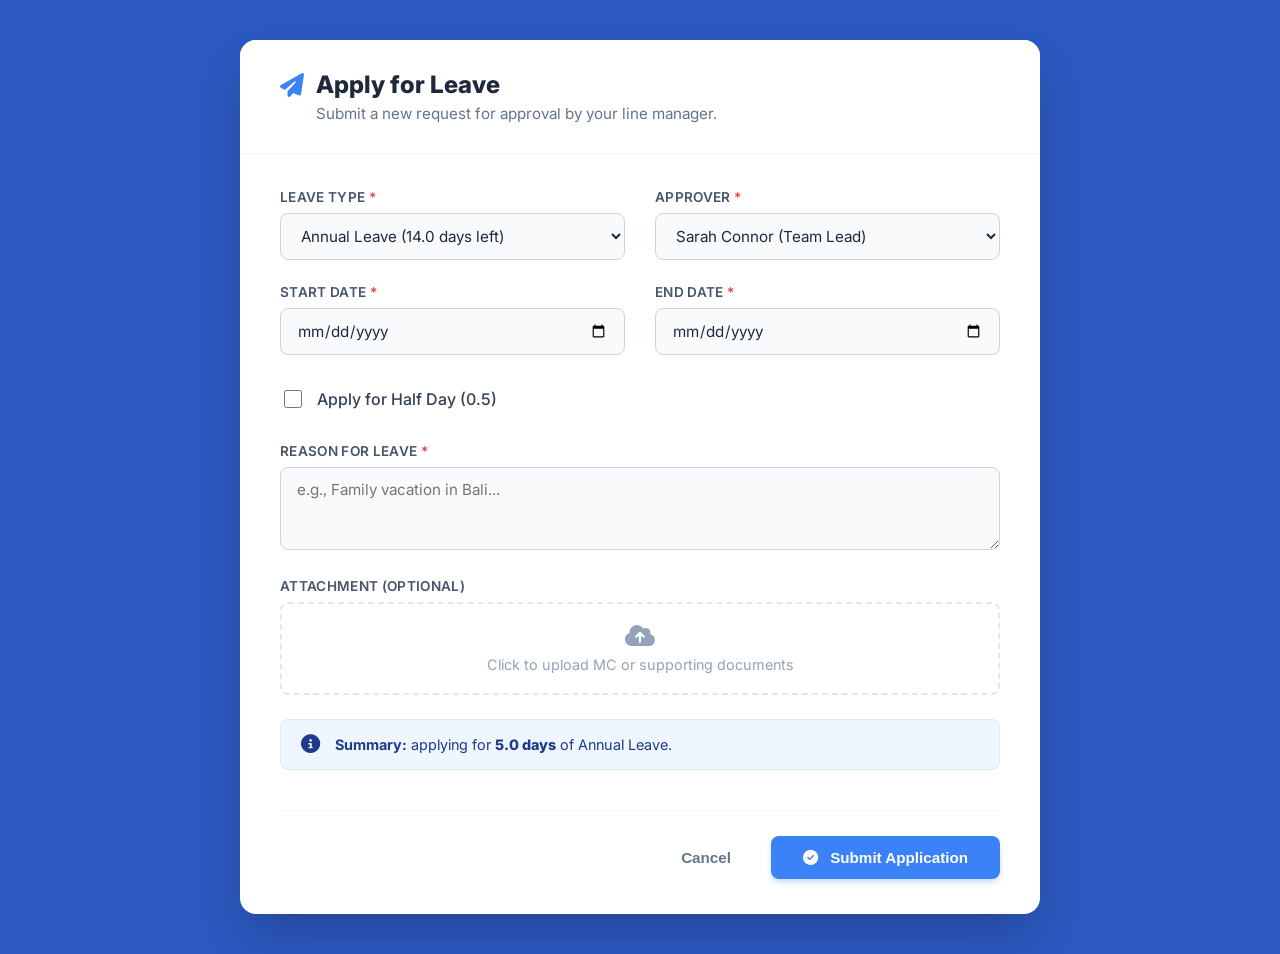
<file: test.html>
<!DOCTYPE html>
<html lang="en">
  <head>
    <meta charset="UTF-8" />
    <meta name="viewport" content="width=device-width, initial-scale=1.0" />
    <title>SaaS Design Preview</title>
    <link
      rel="stylesheet"
      href="https://cdnjs.cloudflare.com/ajax/libs/font-awesome/6.4.0/css/all.min.css"
    />
    <link
      href="https://fonts.googleapis.com/css2?family=Inter:wght@300;400;500;600;700;800&display=swap"
      rel="stylesheet"
    />

    <style>
      /* --- GLOBAL RESETS --- */
      body {
        margin: 0;
        font-family: "Inter", sans-serif;
        background-color: #f1f5f9;
        color: #334155;
      }

      /* --- MODERN SAAS UI STYLES --- */

      /* 1. The Dark "Canvas" Background */
      .saas-canvas {
        background-color: #2c59c0; /* Deep Slate Blue/Black */
        min-height: 100vh;
        display: flex;
        justify-content: center;
        align-items: center; /* Center vertically for preview */
        padding: 40px 20px;
        box-sizing: border-box;
      }

      /* 2. The Centered Floating Card */
      .saas-card {
        background: #ffffff;
        width: 100%;
        max-width: 800px;
        border-radius: 16px;
        box-shadow: 0 25px 50px -12px rgba(0, 0, 0, 0.25); /* High-end shadow */
        overflow: hidden;
        animation: slideUp 0.5s ease-out;
      }

      @keyframes slideUp {
        from {
          opacity: 0;
          transform: translateY(20px);
        }
        to {
          opacity: 1;
          transform: translateY(0);
        }
      }

      /* Card Header */
      .saas-card-header {
        padding: 30px 40px;
        border-bottom: 1px solid #f1f5f9;
        background: #fff;
      }

      .saas-card-header h2 {
        font-size: 1.5rem;
        font-weight: 800;
        color: #1e293b;
        margin: 0 0 5px 0;
        display: flex;
        align-items: center;
        gap: 12px;
      }

      .saas-card-header p {
        color: #64748b;
        margin: 0;
        font-size: 0.95rem;
        padding-left: 36px;
      }

      /* Card Body */
      .saas-card-body {
        padding: 35px 40px;
      }

      /* 3. The Grid Layout */
      .saas-form-grid {
        display: grid;
        grid-template-columns: 1fr 1fr; /* Two equal columns */
        column-gap: 30px;
        row-gap: 24px;
      }

      .grid-full-width {
        grid-column: 1 / -1;
      }

      /* 4. Input Styling */
      .saas-form-group label {
        display: block;
        font-weight: 600;
        font-size: 0.85rem;
        color: #475569;
        margin-bottom: 8px;
        text-transform: uppercase;
        letter-spacing: 0.025em;
      }

      .saas-form-control {
        width: 100%;
        padding: 12px 16px;
        border: 1px solid #cbd5e1;
        border-radius: 8px;
        font-size: 0.95rem;
        color: #1e293b;
        background-color: #f8fafc;
        transition: all 0.2s;
        box-sizing: border-box;
        font-family: inherit;
      }

      .saas-form-control:focus {
        border-color: #3b82f6;
        box-shadow: 0 0 0 4px rgba(59, 130, 246, 0.1);
        background-color: #fff;
        outline: none;
      }

      /* Checkbox */
      .checkbox-wrapper {
        display: flex;
        align-items: center;
        gap: 12px;
        padding: 8px 0;
        cursor: pointer;
      }

      .checkbox-wrapper input[type="checkbox"] {
        width: 18px;
        height: 18px;
        accent-color: #3b82f6;
        cursor: pointer;
      }

      /* Summary Box (Info Alert) */
      .summary-box {
        background-color: #eff6ff;
        border: 1px solid #dbeafe;
        color: #1e3a8a;
        padding: 15px 20px;
        border-radius: 8px;
        font-size: 0.9rem;
        display: flex;
        align-items: center;
        gap: 15px;
      }

      /* Buttons */
      .saas-form-footer {
        margin-top: 40px;
        padding-top: 25px;
        border-top: 1px solid #f1f5f9;
        display: flex;
        justify-content: flex-end;
        gap: 15px;
      }

      .btn-saas-primary {
        background-color: #3b82f6;
        color: white;
        padding: 12px 32px;
        font-size: 0.95rem;
        font-weight: 600;
        border-radius: 8px;
        border: none;
        cursor: pointer;
        transition: background 0.2s;
        box-shadow: 0 4px 6px -1px rgba(59, 130, 246, 0.3);
      }

      .btn-saas-primary:hover {
        background-color: #2563eb;
        transform: translateY(-1px);
      }

      .btn-saas-secondary {
        background-color: transparent;
        color: #64748b;
        padding: 12px 24px;
        font-size: 0.95rem;
        font-weight: 600;
        border-radius: 8px;
        border: 1px solid transparent;
        cursor: pointer;
        transition: all 0.2s;
      }

      .btn-saas-secondary:hover {
        background-color: #f1f5f9;
        color: #334155;
      }
    </style>
  </head>
  <body>
    <div class="saas-canvas">
      <div class="saas-card">
        <div class="saas-card-header">
          <h2>
            <i class="fas fa-paper-plane" style="color: #3b82f6"></i>
            Apply for Leave
          </h2>
          <p>Submit a new request for approval by your line manager.</p>
        </div>

        <div class="saas-card-body">
          <form>
            <div class="saas-form-grid">
              <div class="saas-form-group">
                <label>Leave Type <span style="color: #ef4444">*</span></label>
                <select class="saas-form-control">
                  <option>Annual Leave (14.0 days left)</option>
                  <option>Medical Leave (14.0 days left)</option>
                  <option>Unpaid Leave</option>
                </select>
              </div>

              <div class="saas-form-group">
                <label>Approver <span style="color: #ef4444">*</span></label>
                <select class="saas-form-control">
                  <option>Sarah Connor (Team Lead)</option>
                  <option>Tony Stark (Director)</option>
                </select>
              </div>

              <div class="saas-form-group">
                <label>Start Date <span style="color: #ef4444">*</span></label>
                <input type="date" class="saas-form-control" />
              </div>

              <div class="saas-form-group">
                <label>End Date <span style="color: #ef4444">*</span></label>
                <input type="date" class="saas-form-control" />
              </div>

              <div class="grid-full-width checkbox-wrapper">
                <input type="checkbox" id="halfDayMock" />
                <label
                  for="halfDayMock"
                  style="margin: 0; font-weight: 500; color: #334155"
                >
                  Apply for Half Day (0.5)
                </label>
              </div>

              <div class="saas-form-group grid-full-width">
                <label
                  >Reason for Leave <span style="color: #ef4444">*</span></label
                >
                <textarea
                  class="saas-form-control"
                  rows="3"
                  placeholder="e.g., Family vacation in Bali..."
                ></textarea>
              </div>

              <div class="saas-form-group grid-full-width">
                <label>Attachment (Optional)</label>
                <div
                  style="
                    border: 2px dashed #e2e8f0;
                    padding: 20px;
                    text-align: center;
                    border-radius: 8px;
                    color: #94a3b8;
                    font-size: 0.9rem;
                    cursor: pointer;
                    transition: 0.2s;
                  "
                  onmouseover="this.style.borderColor='#cbd5e1'"
                  onmouseout="this.style.borderColor='#e2e8f0'"
                >
                  <i
                    class="fas fa-cloud-upload-alt"
                    style="
                      font-size: 1.5rem;
                      margin-bottom: 8px;
                      display: block;
                    "
                  ></i>
                  <span>Click to upload MC or supporting documents</span>
                </div>
              </div>

              <div class="grid-full-width summary-box">
                <i class="fas fa-info-circle" style="font-size: 1.2rem"></i>
                <div>
                  <strong>Summary:</strong> applying for
                  <span style="font-weight: 800">5.0 days</span> of Annual
                  Leave.
                </div>
              </div>
            </div>

            <div class="saas-form-footer">
              <button type="button" class="btn-saas-secondary">Cancel</button>
              <button type="button" class="btn-saas-primary">
                <i class="fas fa-check-circle" style="margin-right: 8px"></i>
                Submit Application
              </button>
            </div>
          </form>
        </div>
      </div>
    </div>
  </body>
</html>
</file>
